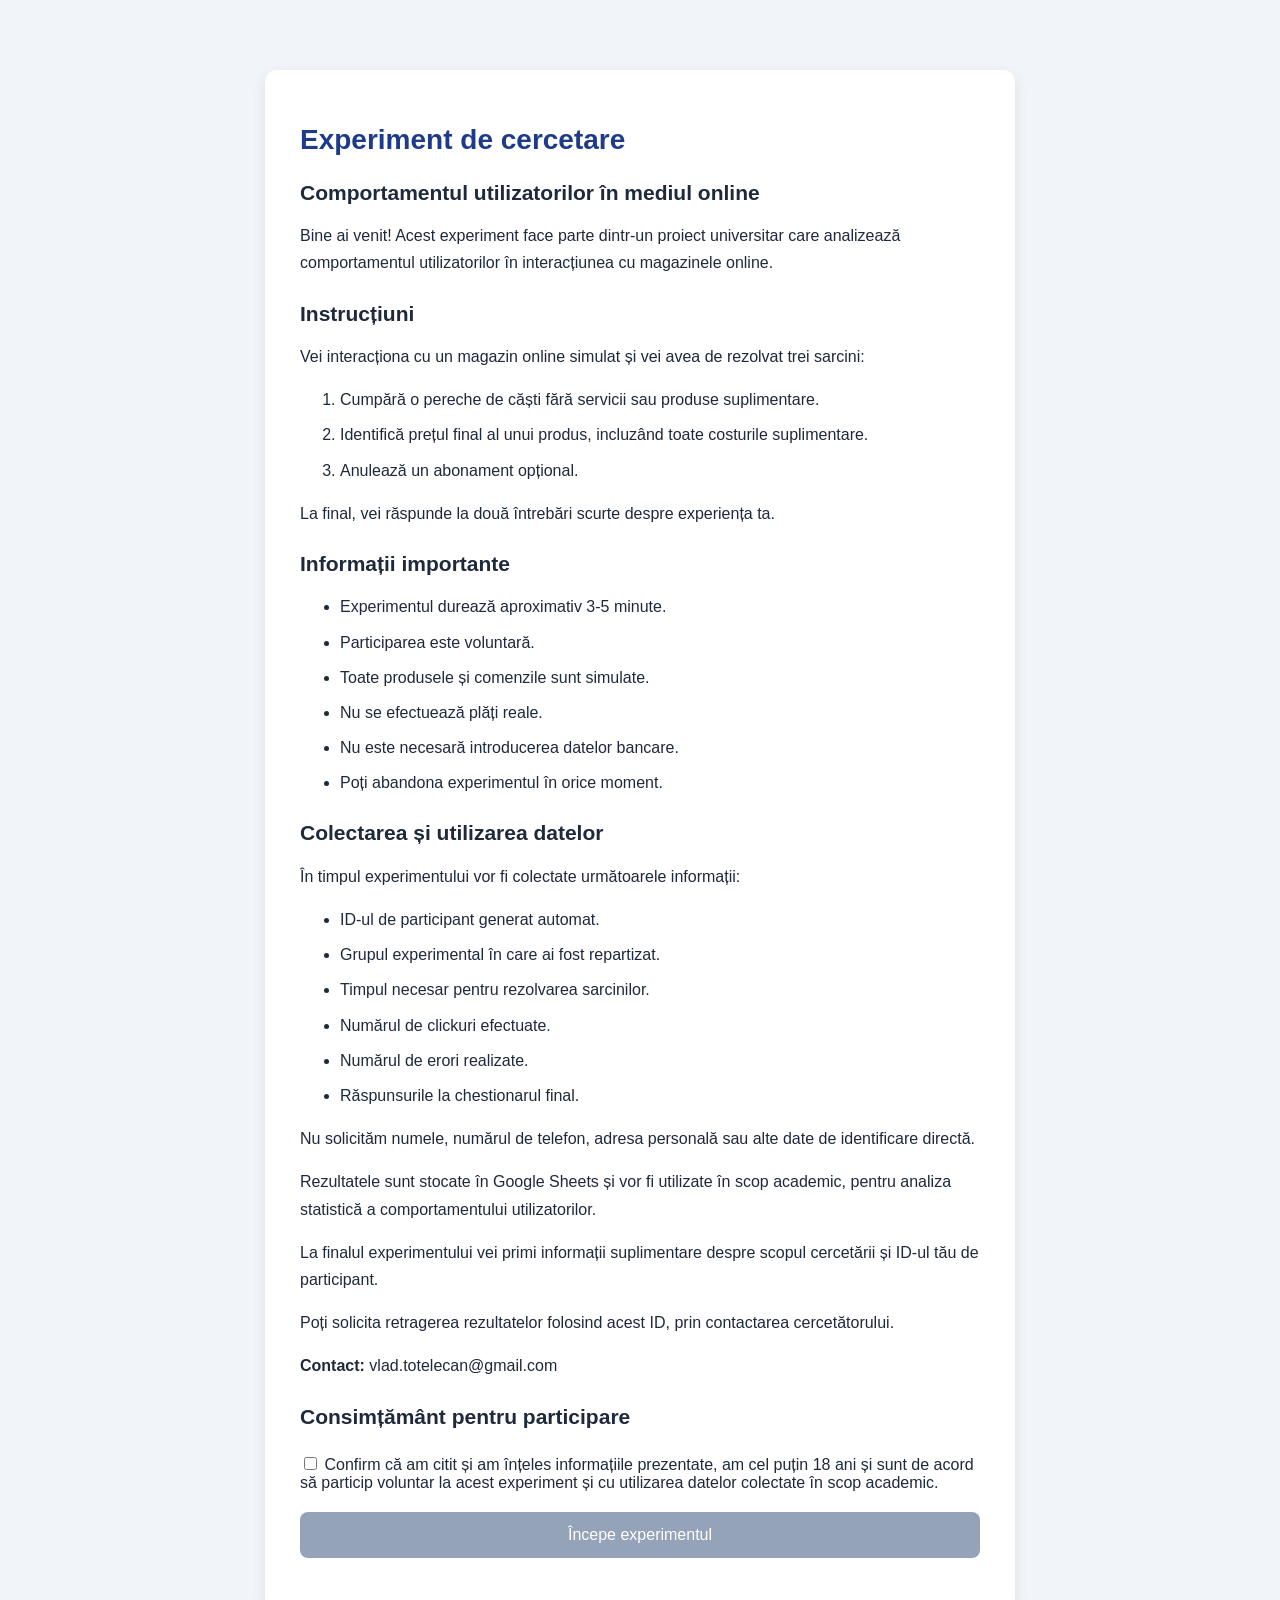
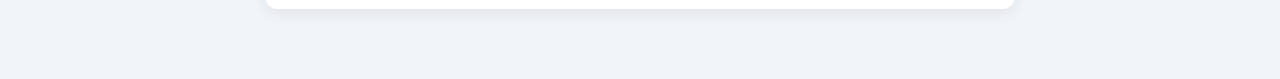
<file: docs/index.html>
<!DOCTYPE html>
<html lang="ro">

<head>
    <meta charset="UTF-8">
    <meta name="viewport" content="width=device-width, initial-scale=1.0">

    <title>Experiment - Comportamentul utilizatorilor</title>

    <link rel="stylesheet" href="style.css">
</head>

<body>

    <main class="container">

        <h1>Experiment de cercetare</h1>

        <h2>Comportamentul utilizatorilor în mediul online</h2>

        <p>
            Bine ai venit! Acest experiment face parte dintr-un
            proiect universitar care analizează comportamentul
            utilizatorilor în interacțiunea cu magazinele online.
        </p>

        <h2>Instrucțiuni</h2>

        <p>
            Vei interacționa cu un magazin online simulat și
            vei avea de rezolvat trei sarcini:
        </p>

        <ol>
            <li>
                Cumpără o pereche de căști fără servicii
                sau produse suplimentare.
            </li>

            <li>
                Identifică prețul final al unui produs,
                incluzând toate costurile suplimentare.
            </li>

            <li>
                Anulează un abonament opțional.
            </li>
        </ol>

        <p>
            La final, vei răspunde la două întrebări scurte
            despre experiența ta.
        </p>

        <h2>Informații importante</h2>

        <ul>
            <li>Experimentul durează aproximativ 3-5 minute.</li>

            <li>Participarea este voluntară.</li>

            <li>Toate produsele și comenzile sunt simulate.</li>

            <li>Nu se efectuează plăți reale.</li>

            <li>Nu este necesară introducerea datelor bancare.</li>

            <li>Poți abandona experimentul în orice moment.</li>
        </ul>

        <h2>Colectarea și utilizarea datelor</h2>

        <p>
            În timpul experimentului vor fi colectate
            următoarele informații:
        </p>

        <ul>
            <li>ID-ul de participant generat automat.</li>

            <li>Grupul experimental în care ai fost repartizat.</li>

            <li>Timpul necesar pentru rezolvarea sarcinilor.</li>

            <li>Numărul de clickuri efectuate.</li>

            <li>Numărul de erori realizate.</li>

            <li>Răspunsurile la chestionarul final.</li>
        </ul>

        <p>
            Nu solicităm numele, numărul de telefon,
            adresa personală sau alte date de identificare directă.
        </p>

        <p>
            Rezultatele sunt stocate în Google Sheets și vor
            fi utilizate în scop academic, pentru analiza
            statistică a comportamentului utilizatorilor.
        </p>

        <p>
            La finalul experimentului vei primi informații
            suplimentare despre scopul cercetării și ID-ul
            tău de participant.
        </p>

        <p>
            Poți solicita retragerea rezultatelor folosind
            acest ID, prin contactarea cercetătorului.
        </p>

        <p>
            <strong>Contact:</strong> vlad.totelecan@gmail.com
        </p>

        <h2>Consimțământ pentru participare</h2>

        <label>
            <input type="checkbox" id="consent">

            Confirm că am citit și am înțeles informațiile
            prezentate, am cel puțin 18 ani și sunt de acord
            să particip voluntar la acest experiment și cu
            utilizarea datelor colectate în scop academic.
        </label>

        <button id="startButton" disabled>
            Începe experimentul
        </button>

        <p id="message"></p>

    </main>

    <script src="script.js"></script>

</body>

</html>
</file>
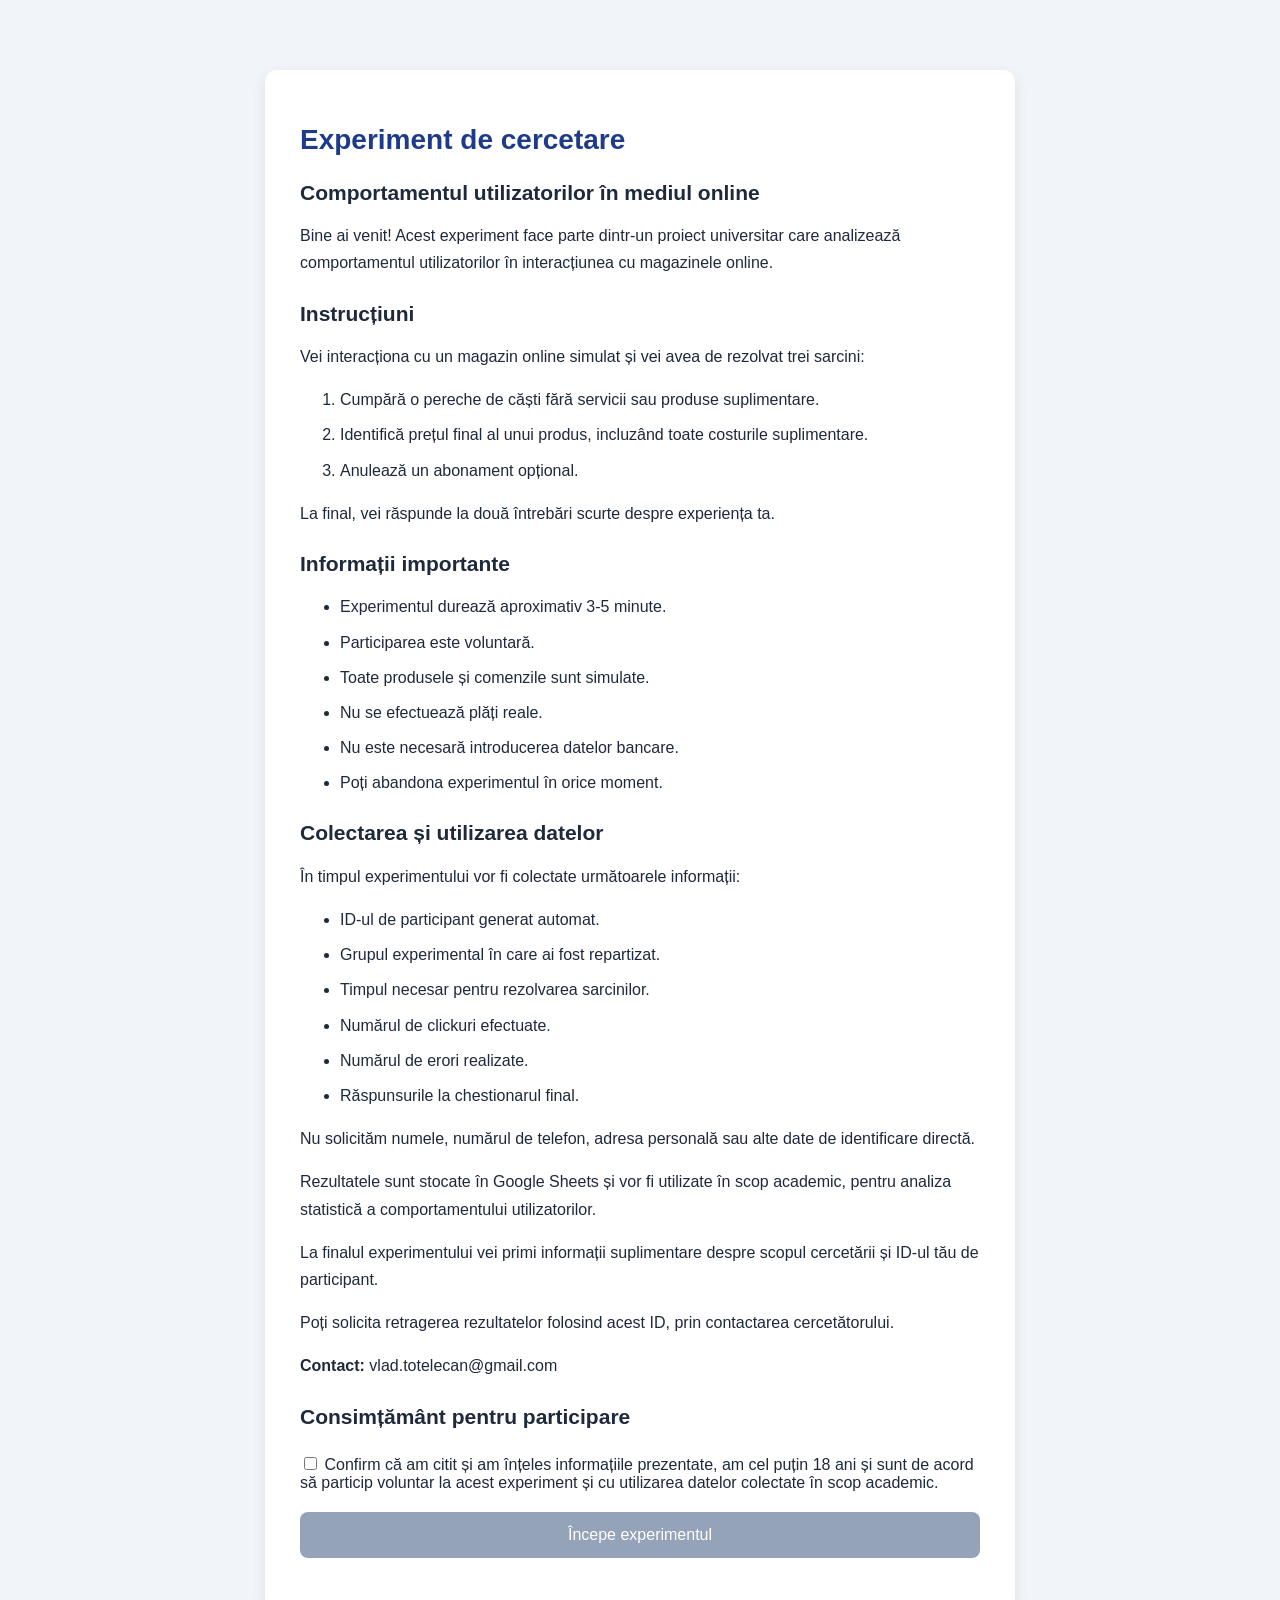
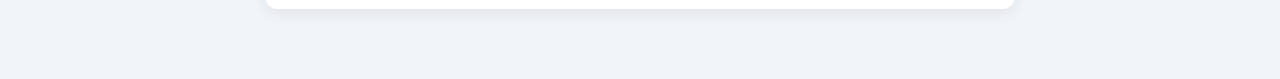
<file: docs/dark_patterns.html>
<!DOCTYPE html>
<html lang="ro">
<head>
    <meta charset="UTF-8">
    <meta name="viewport" content="width=device-width, initial-scale=1.0">
    <title>TechShop - Magazin online</title>
    <link rel="stylesheet" href="style.css">
</head>
<body>

    <div class="container">

        <h1>TechShop</h1>
        <p>Magazin online de produse electronice</p>

        <!-- Sarcina 1 -->
        <section class="task" id="task1">

            <h2>Sarcina 1 din 3</h2>
            <p>Cumpără căștile fără servicii suplimentare.</p>

            <div class="product">
                <div class="product-icon">🎧</div>

                <h3>Căști wireless</h3>

                <p class="recommended">
                    Protecție recomandată pentru produsul tău!
                </p>

                <p>Conexiune Bluetooth și autonomie de 30 de ore.</p>

                <p class="price">150 lei</p>

                <label class="option">
                    <input type="checkbox" id="insurance" checked>
                    Asigurare suplimentară (+30 lei)
                </label>

                <p>
                    Total:
                    <strong id="totalPrice">180 lei</strong>                </p>

                <button id="buyButton">
                    Finalizează comanda
                </button>
            </div>

        </section>

        <!-- Sarcina 2 -->
    <section class="task" id="task2" hidden>

        <h2>Sarcina 2 din 3</h2>
        <p>Identifică prețul final al comenzii.</p>

        <div class="product">
            <div class="product-icon">⌨️</div>

            <h3>Tastatură wireless</h3>

            <p class="price">Doar 200 lei!</p>

            <p class="recommended">
                Ofertă specială disponibilă acum
            </p>

            <div class="hidden-costs">
                <p>Transport: +20 lei</p>
                <p>Taxă de procesare: +10 lei</p>
                <p>Total comandă: 230 lei</p>
            </div>

            <label for="priceAnswer">
                Care este prețul final?
            </label>

            <input type="number"
                id="priceAnswer"
                placeholder="Introdu suma în lei"
                min="0">

            <button id="priceButton">
                Confirmă răspunsul
            </button>
        </div>

    </section>

        <!-- Sarcina 3 -->
        <section class="task" id="task3" hidden>

            <h2>Sarcina 3 din 3</h2>
            <p>Anulează abonamentul TechShop Premium.</p>

            <div class="product">

                <h3>TechShop Premium</h3>

                <p>Cost lunar: 25 lei</p>
                <p>Status: Activ</p>

                <div class="subscription-warning">
                    <h3>Sigur vrei să pierzi toate beneficiile?</h3>

                    <p>Prin anularea abonamentului vei pierde:</p>

                    <ul>
                        <li>Transport gratuit</li>
                        <li>Reduceri exclusive</li>
                        <li>Acces la oferte speciale</li>
                        <li>Asistență prioritară</li>
                    </ul>
                </div>

                <button id="keepButton" class="keep-premium">
                    Păstrează toate beneficiile Premium
                </button>

                <button id="cancelButton" class="hidden-cancel">
                    Nu, prefer să pierd toate beneficiile
                </button>

            </div>

        </section>

        <!-- Chestionar final -->
        <section class="task" id="survey" hidden>

            <h2>Chestionar final</h2>

            <label for="confidence">
                Câtă încredere ai avut în deciziile tale?
            </label>

            <select id="confidence">
                <option value="1">1 - Foarte puțină</option>
                <option value="2">2 - Puțină</option>
                <option value="3" selected>3 - Moderată</option>
                <option value="4">4 - Multă</option>
                <option value="5">5 - Foarte multă</option>
            </select>

            <label for="control">
                Cât control ai simțit asupra deciziilor?
            </label>

            <select id="control">
                <option value="1">1 - Foarte puțin</option>
                <option value="2">2 - Puțin</option>
                <option value="3" selected>3 - Moderat</option>
                <option value="4">4 - Mult</option>
                <option value="5">5 - Foarte mult</option>
            </select>

            <button id="finishButton">
                Finalizează experimentul
            </button>

        </section>

        <!-- Final -->
        <section id="completed" hidden>

            <h2>Experiment finalizat!</h2>

            <p>Îți mulțumim pentru participare.</p>

            <div class="debrief">

                <h3>Despre experiment</h3>

                <p>
                    Acest experiment face parte dintr-un proiect
                    universitar privind influenta Dark Patterns
                    asupra comportamentului utilizatorilor.
                </p>

                <p>
                    Participantii au fost repartizati aleatoriu
                    intr-unul dintre doua grupuri: o interfata
                    transparenta sau o interfata care utilizeaza
                    tehnici de manipulare a deciziilor.
                </p>

                <p>
                    Toate produsele, comenzile si abonamentele
                    sunt simulate. Nu au fost efectuate plati reale.
                </p>

                <p>
                    Datele colectate vor fi utilizate in scop academic.
                    Poti solicita retragerea rezultatelor folosind
                    ID-ul tau de participant.
                </p>

                <p>
                    Contact: ADRESA_TA_DE_EMAIL
                </p>

                <p>
                    ID participant:
                    <strong id="finalParticipantID"></strong>
                </p>

            </div>

            <p id="resultMessage"></p>

            <button id="downloadButton">
                Descarcă rezultatele CSV
            </button>

            <button onclick="window.location.href='index.html'">
                Înapoi la pagina principală
            </button>

        </section>

    </div>

    <script src="script.js"></script>

</body>
</html>
</file>
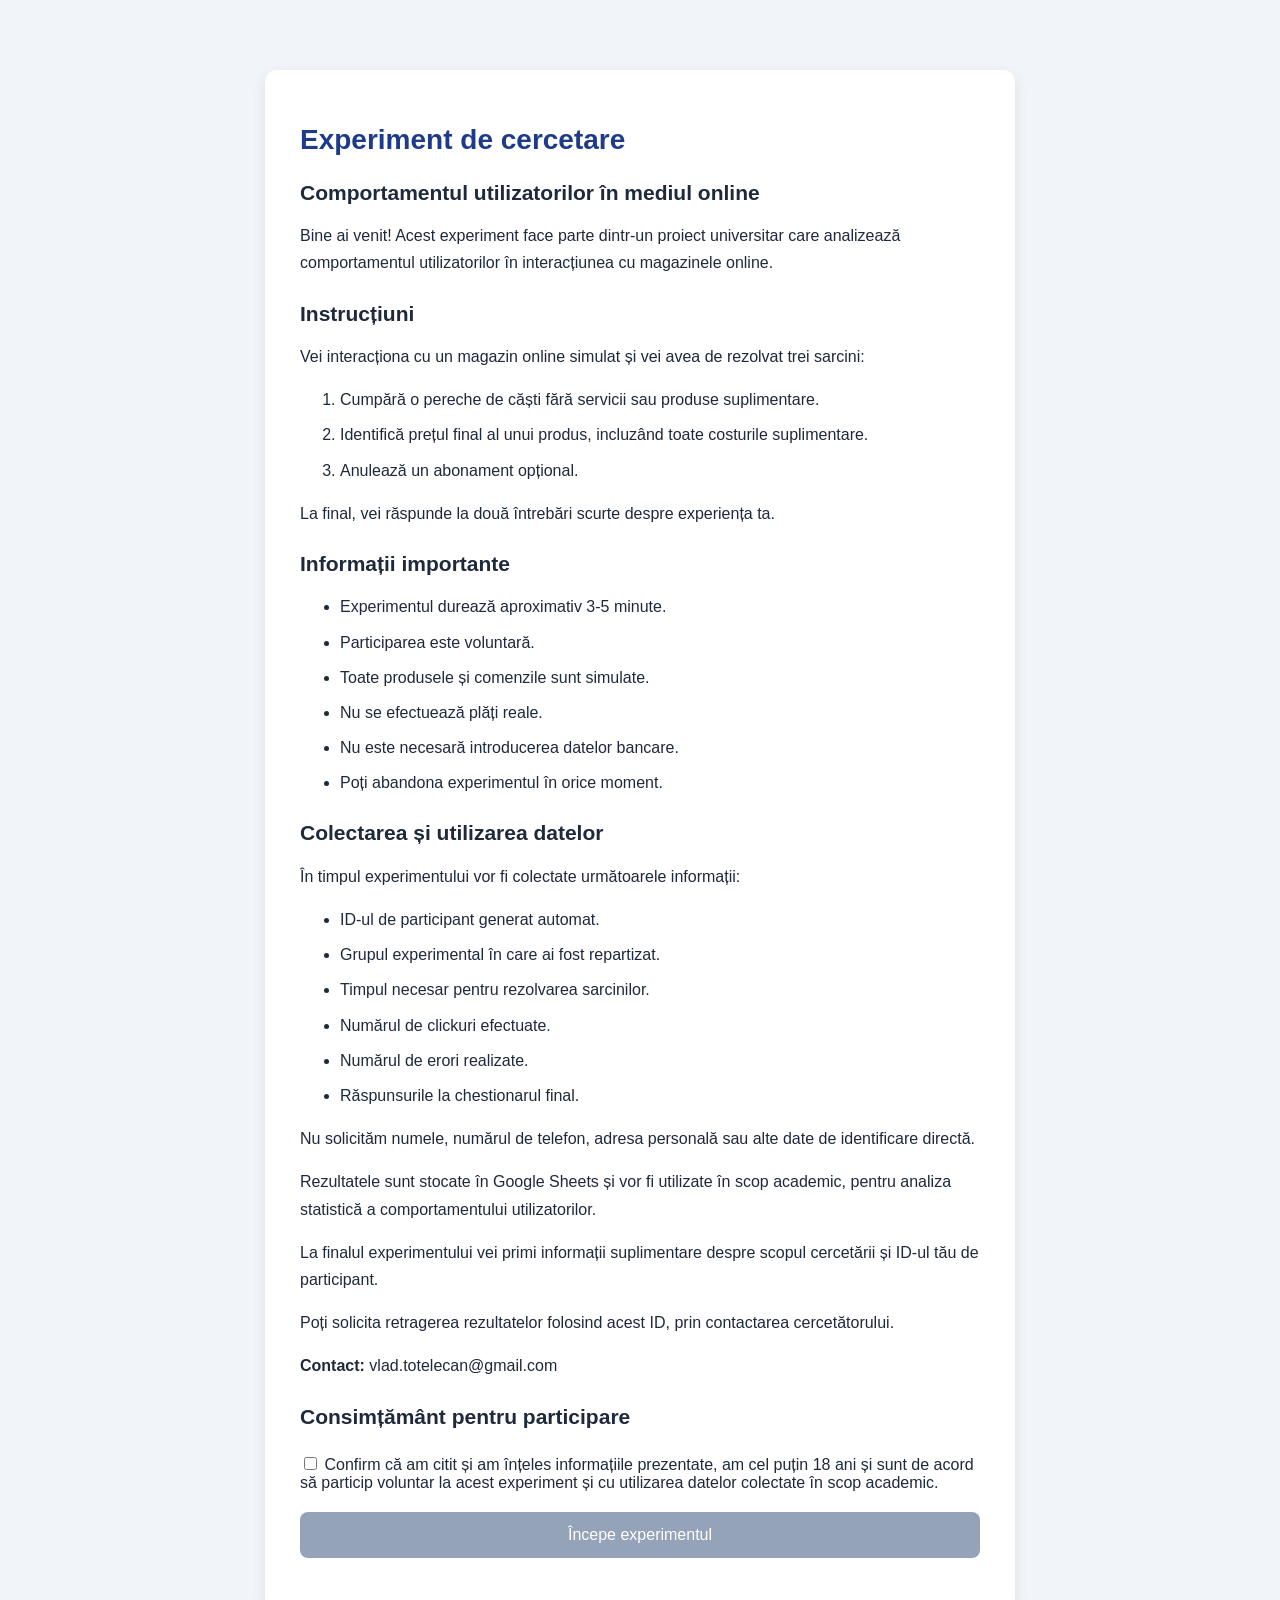
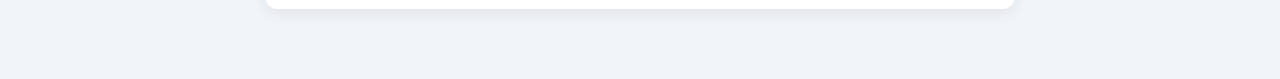
<file: docs/normal.html>
<!DOCTYPE html>
<html lang="ro">
<head>
    <meta charset="UTF-8">
    <meta name="viewport" content="width=device-width, initial-scale=1.0">
    <title>TechShop - Magazin online</title>
    <link rel="stylesheet" href="style.css">
</head>
<body>

    <div class="container">

        <h1>TechShop</h1>
        <p>Magazin online de produse electronice</p>

        <!-- Sarcina 1 -->
        <section class="task" id="task1">

            <h2>Sarcina 1 din 3</h2>
            <p>Cumpără căștile fără servicii suplimentare.</p>

            <div class="product">
                <div class="product-icon">🎧</div>

                <h3>Căști wireless</h3>
                <p>Conexiune Bluetooth și autonomie de 30 de ore.</p>

                <p class="price">150 lei</p>

                <label class="option">
                    <input type="checkbox" id="insurance">
                    Asigurare suplimentară (+30 lei)
                </label>

                <p>
                    Total:
                    <strong id="totalPrice">150 lei</strong>
                </p>

                <button id="buyButton">
                    Finalizează comanda
                </button>
            </div>

        </section>

        <!-- Sarcina 2 -->
        <section class="task" id="task2" hidden>

            <h2>Sarcina 2 din 3</h2>
            <p>Identifică prețul final al comenzii.</p>

            <div class="product">
                <div class="product-icon">⌨️</div>

                <h3>Tastatură wireless</h3>

                <p>Preț produs: 200 lei</p>
                <p>Transport: 20 lei</p>
                <p>Taxă de procesare: 10 lei</p>

                <p class="price">Total: 230 lei</p>

                <label for="priceAnswer">
                    Care este prețul final?
                </label>

                <input type="number"
                       id="priceAnswer"
                       placeholder="Introdu suma în lei"
                       min="0">

                <button id="priceButton">
                    Confirmă răspunsul
                </button>
            </div>

        </section>

        <!-- Sarcina 3 -->
        <section class="task" id="task3" hidden>

            <h2>Sarcina 3 din 3</h2>
            <p>Anulează abonamentul TechShop Premium.</p>

            <div class="product">

                <h3>TechShop Premium</h3>

                <p>Cost lunar: 25 lei</p>
                <p>Status: Activ</p>

                <button id="cancelButton" class="danger">
                    Anulează abonamentul
                </button>

                <button id="keepButton" class="secondary">
                    Păstrează abonamentul
                </button>

            </div>

        </section>

        <!-- Chestionar final -->
        <section class="task" id="survey" hidden>

            <h2>Chestionar final</h2>

            <label for="confidence">
                Câtă încredere ai avut în deciziile tale?
            </label>

            <select id="confidence">
                <option value="1">1 - Foarte puțină</option>
                <option value="2">2 - Puțină</option>
                <option value="3" selected>3 - Moderată</option>
                <option value="4">4 - Multă</option>
                <option value="5">5 - Foarte multă</option>
            </select>

            <label for="control">
                Cât control ai simțit asupra deciziilor?
            </label>

            <select id="control">
                <option value="1">1 - Foarte puțin</option>
                <option value="2">2 - Puțin</option>
                <option value="3" selected>3 - Moderat</option>
                <option value="4">4 - Mult</option>
                <option value="5">5 - Foarte mult</option>
            </select>

            <button id="finishButton">
                Finalizează experimentul
            </button>

        </section>

        <!-- Final -->
        <section id="completed" hidden>

            <h2>Experiment finalizat!</h2>

            <p>Îți mulțumim pentru participare.</p>

            <div class="debrief">

                <h3>Despre experiment</h3>

                <p>
                    Acest experiment face parte dintr-un proiect
                    universitar privind influenta Dark Patterns
                    asupra comportamentului utilizatorilor.
                </p>

                <p>
                    Participantii au fost repartizati aleatoriu
                    intr-unul dintre doua grupuri: o interfata
                    transparenta sau o interfata care utilizeaza
                    tehnici de manipulare a deciziilor.
                </p>

                <p>
                    Toate produsele, comenzile si abonamentele
                    sunt simulate. Nu au fost efectuate plati reale.
                </p>

                <p>
                    Datele colectate vor fi utilizate in scop academic.
                    Poti solicita retragerea rezultatelor folosind
                    ID-ul tau de participant.
                </p>

                <p>
                    Contact: vlad.totelecan@gmail.com
                </p>

                <p>
                    ID participant:
                    <strong id="finalParticipantID"></strong>
                </p>

            </div>

            <p id="resultMessage"></p>

            <button id="downloadButton">
                Descarcă rezultatele CSV
            </button>

            <button onclick="window.location.href='index.html'">
                Înapoi la pagina principală
            </button>

        </section>

    </div>

    <script src="script.js"></script>

</body>
</html>
</file>
<file: docs/style.css>
* {
    box-sizing: border-box;
}

body {
    font-family: Arial, sans-serif;
    background-color: #f1f5f9;
    margin: 0;
    padding: 40px 20px;
    color: #1e293b;
}

.container {
    max-width: 750px;
    margin: 30px auto;
    padding: 35px;
    background-color: white;
    border-radius: 12px;
    box-shadow: 0 4px 15px rgba(0, 0, 0, 0.08);
}

h1 {
    color: #1e3a8a;
    font-size: 28px;
}

h2 {
    font-size: 21px;
    margin-top: 25px;
}

p, li {
    line-height: 1.7;
}

li {
    margin-bottom: 8px;
}

label {
    display: block;
    margin-top: 25px;
}

button {
    display: block;
    width: 100%;
    padding: 14px;
    margin-top: 20px;
    background-color: #2563eb;
    color: white;
    border: none;
    border-radius: 8px;
    font-size: 16px;
    cursor: pointer;
}

button:hover {
    background-color: #1d4ed8;
}

button:disabled {
    background-color: #94a3b8;
    cursor: not-allowed;
}

#message {
    text-align: center;
}


/* Magazin online */

[hidden] {
    display: none !important;
}

.product {
    background-color: #f8fafc;
    border: 1px solid #e2e8f0;
    border-radius: 12px;
    padding: 25px;
    margin-top: 20px;
}

.product-icon {
    font-size: 65px;
    text-align: center;
    margin: 15px;
}

.product h3 {
    font-size: 23px;
    color: #1e293b;
}

.price {
    font-size: 26px;
    font-weight: bold;
    color: #15803d;
}

.option {
    background-color: white;
    padding: 15px;
    border: 1px solid #cbd5e1;
    border-radius: 8px;
}

input[type="number"],
select {
    width: 100%;
    padding: 12px;
    margin-top: 10px;
    border: 1px solid #cbd5e1;
    border-radius: 8px;
    font-size: 16px;
    background-color: white;
}

.danger {
    background-color: #dc2626;
}

.danger:hover {
    background-color: #b91c1c;
}

.secondary {
    background-color: #64748b;
}

.secondary:hover {
    background-color: #475569;
}

.task {
    margin-top: 25px;
}

#completed {
    text-align: center;
}

/* DARK PATTERNS */

/* Preselection */

.recommended {
    color: #15803d;
    font-weight: bold;
    font-size: 14px;
}

/* Hidden Costs */

.hidden-costs {
    font-size: 12px;
    color: #64748b;
    margin-top: 25px;
}

.hidden-costs p {
    margin: 3px 0;
}

/* Confirmshaming */

.subscription-warning {
    background-color: #fff7ed;
    border: 1px solid #fdba74;
    border-radius: 10px;
    padding: 20px;
    margin: 20px 0;
}

.subscription-warning h3 {
    color: #c2410c;
}

.keep-premium {
    background-color: #15803d;
    font-size: 18px;
    font-weight: bold;
    padding: 20px;
}

.keep-premium:hover {
    background-color: #166534;
}

.hidden-cancel {
    background: transparent;
    color: #64748b;
    font-size: 12px;
    text-decoration: underline;
    font-weight: normal;
    padding: 10px;
    margin-top: 15px;
}

.hidden-cancel:hover {
    background: transparent;
    color: #334155;
}

.debrief {
    background-color: #eff6ff;
    border: 1px solid #bfdbfe;
    border-radius: 10px;
    padding: 20px;
    margin: 25px 0;
    text-align: left;
    overflow-wrap: anywhere;
}

.debrief h3 {
    color: #1e3a8a;
}

.debrief p {
    font-size: 14px;
    line-height: 1.6;
}
</file>
